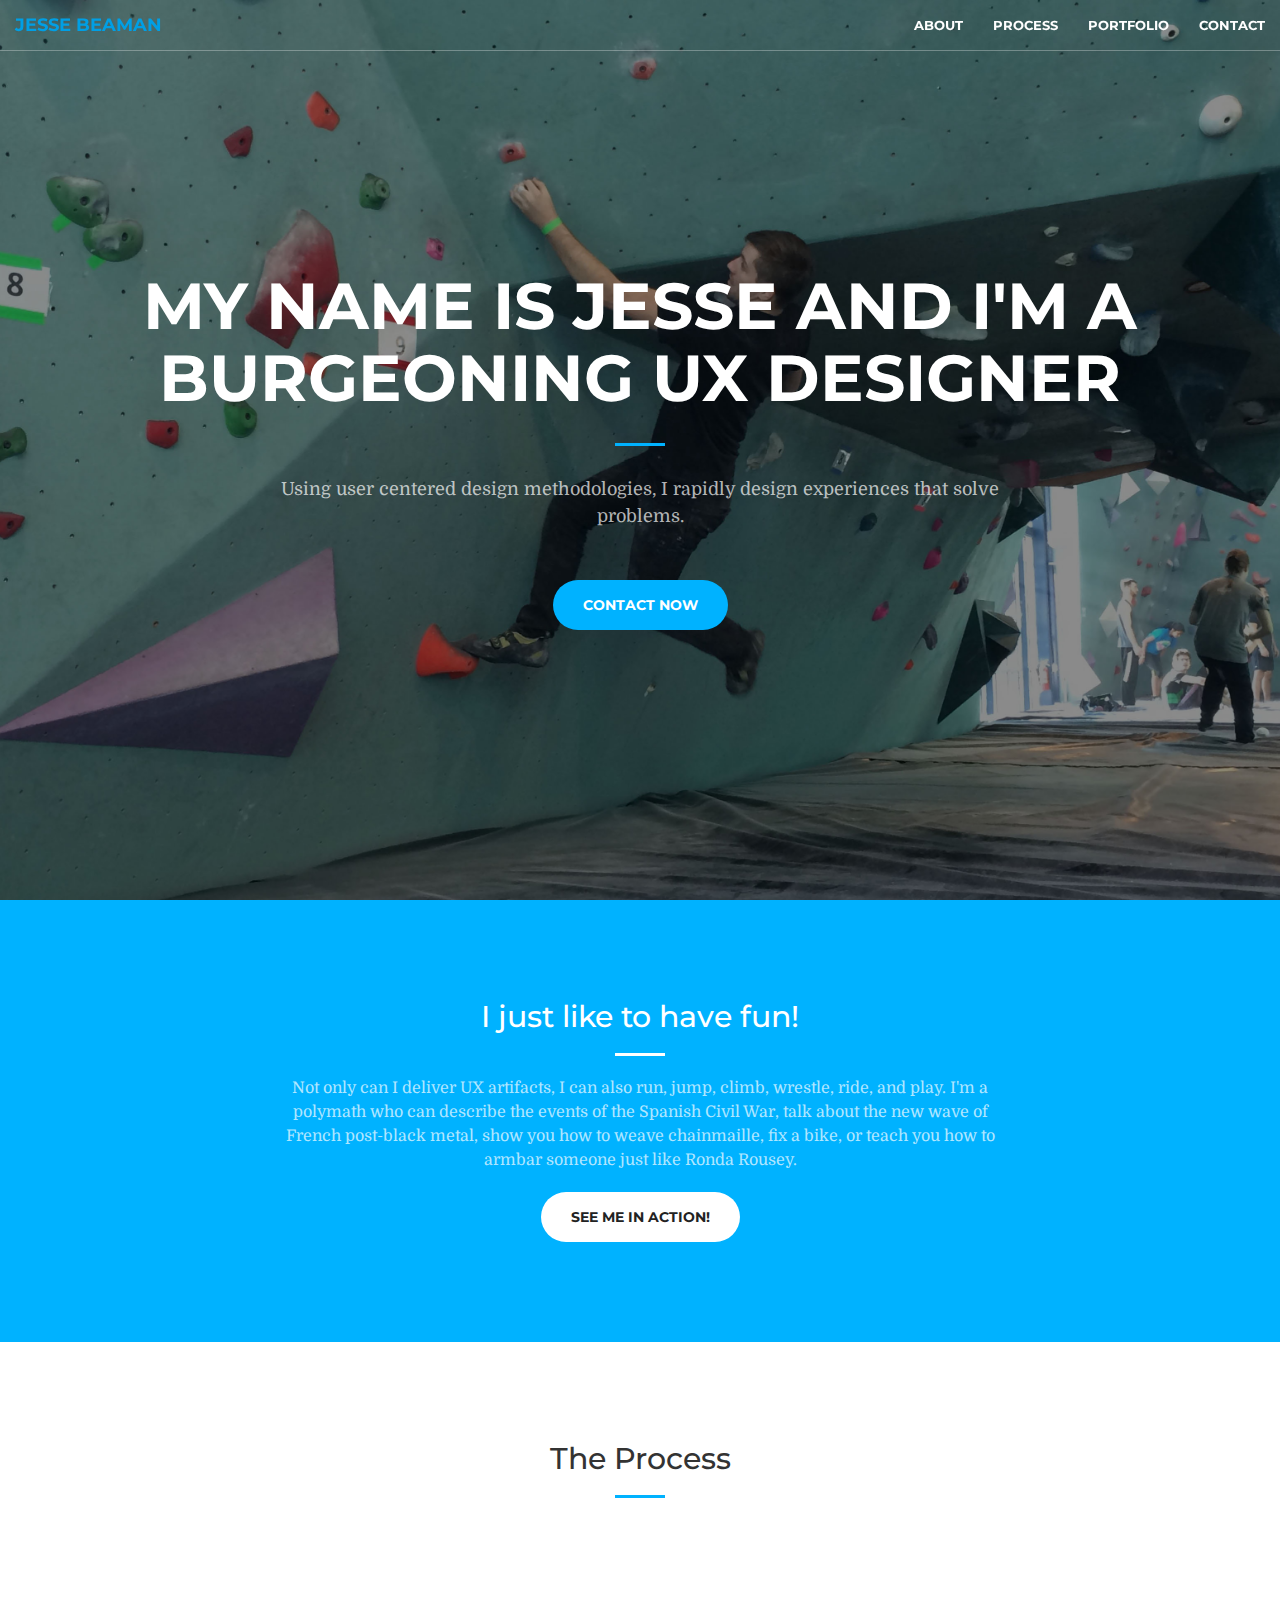
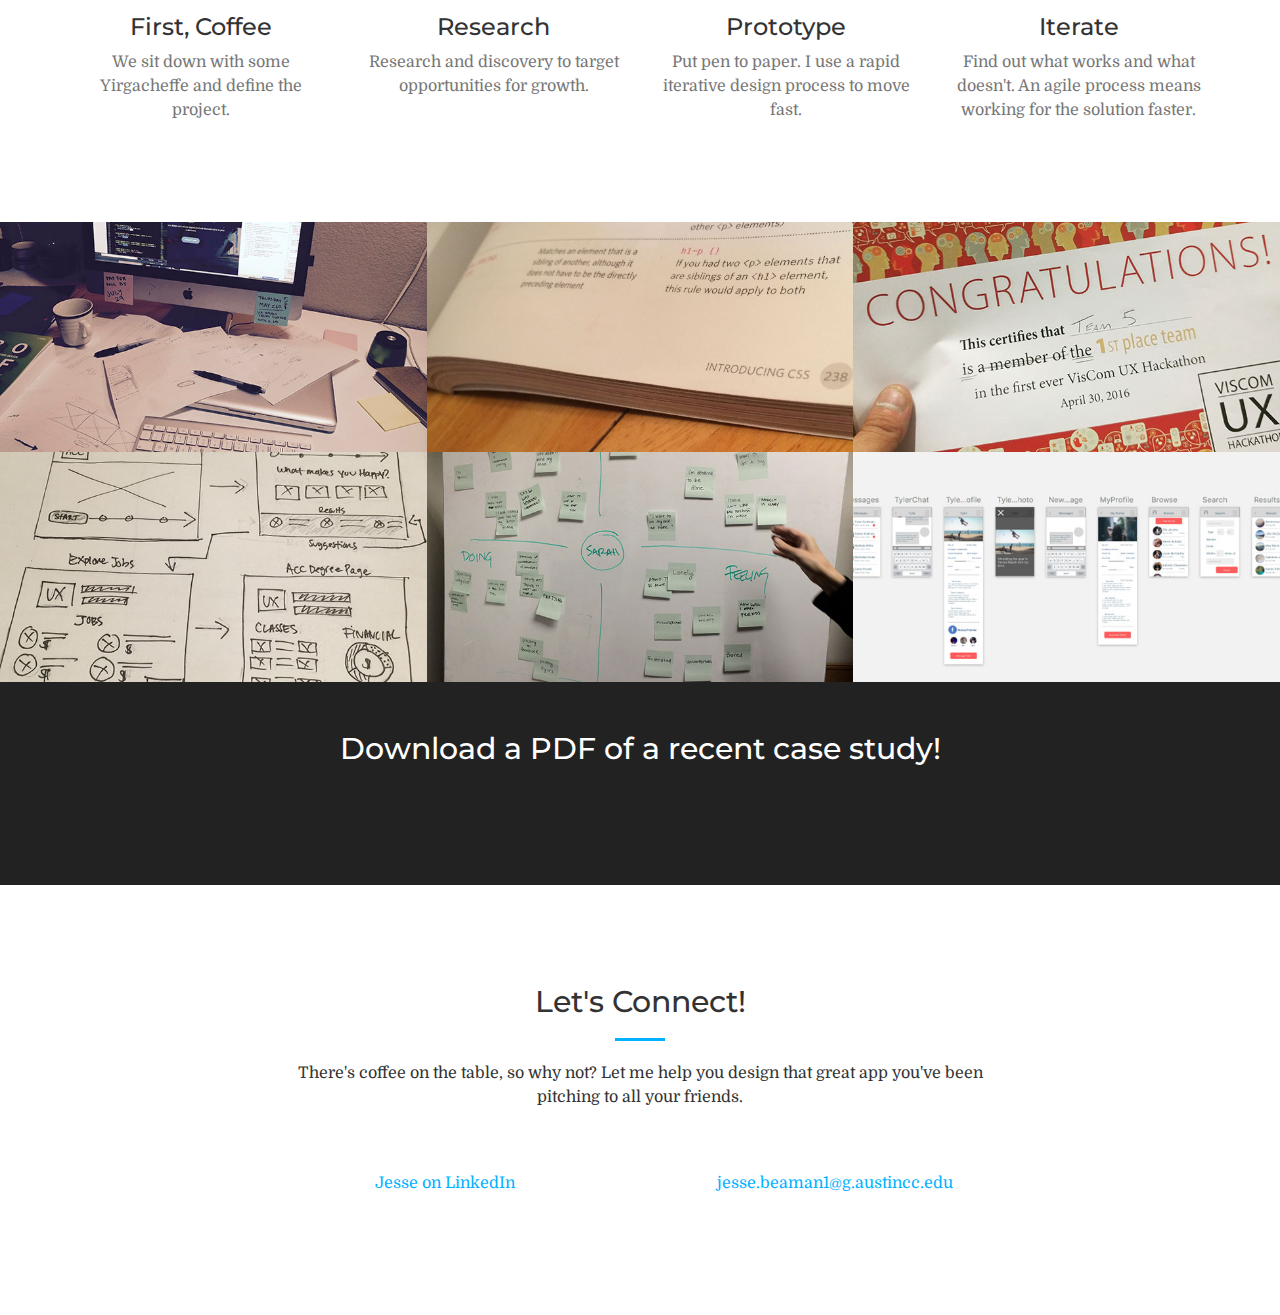
<file: index.html>
<!DOCTYPE html>
<html lang="en">

<head>

    <meta charset="utf-8">
    <meta http-equiv="X-UA-Compatible" content="IE=edge">
    <meta name="viewport" content="width=device-width, initial-scale=1">
    <meta name="description" content="">
    <meta name="author" content="">

    <title>Jesse's Challenge Project</title>

    <!-- Bootstrap Core CSS -->
    <link rel="stylesheet" href="css/bootstrap.min.css" type="text/css">

    <!-- Custom Fonts -->
    <link href='https://fonts.googleapis.com/css?family=Montserrat:700' rel='stylesheet' type='text/css'>
    <link href='https://fonts.googleapis.com/css?family=Domine' rel='stylesheet' type='text/css'>
    <link rel="stylesheet" href="font-awesome/css/font-awesome.min.css" type="text/css">

    <!-- Plugin CSS -->
    <link rel="stylesheet" href="css/animate.min.css" type="text/css">

    <!-- Magnific Popup CSS -->
    <link rel="stylesheet" href="css/magnific-popup.css" type="text/css">

    <!-- Custom CSS -->
    <link rel="stylesheet" href="css/creative.css" type="text/css">

    <!-- HTML5 Shim and Respond.js IE8 support of HTML5 elements and media queries -->
    <!-- WARNING: Respond.js doesn't work if you view the page via file:// -->
    <!--[if lt IE 9]>
        <script src="https://oss.maxcdn.com/libs/html5shiv/3.7.0/html5shiv.js"></script>
        <script src="https://oss.maxcdn.com/libs/respond.js/1.4.2/respond.min.js"></script>
    <![endif]-->

</head>

<body id="page-top">

    <nav id="mainNav" class="navbar navbar-default navbar-fixed-top">
        <div class="container-fluid">
            <!-- Brand and toggle get grouped for better mobile display -->
            <div class="navbar-header">
                <button type="button" class="navbar-toggle collapsed" data-toggle="collapse" data-target="#bs-example-navbar-collapse-1">
                    <span class="sr-only">Toggle navigation</span>
                    <span class="icon-bar"></span>
                    <span class="icon-bar"></span>
                    <span class="icon-bar"></span>
                </button>
                <a class="navbar-brand page-scroll" href="#page-top">Jesse Beaman</a>
            </div>

            <!-- Collect the nav links, forms, and other content for toggling -->
            <div class="collapse navbar-collapse" id="bs-example-navbar-collapse-1">
                <ul class="nav navbar-nav navbar-right">
                    <li>
                        <a class="page-scroll" href="#about">About</a>
                    </li>
                    <li>
                        <a class="page-scroll" href="#services">Process</a>
                    </li>
                    <li>
                        <a class="page-scroll" href="#portfolio">Portfolio</a>
                    </li>
                    <li>
                        <a class="page-scroll" href="#contact">Contact</a>
                    </li>
                </ul>
            </div>
            <!-- /.navbar-collapse -->
        </div>
        <!-- /.container-fluid -->
    </nav>

    <header>
        <div class="header-content">
            <div class="header-content-inner">
                <h1>My name is Jesse and I'm a burgeoning UX Designer</h1>
                <hr>
                <p>Using user centered design methodologies, I rapidly design experiences that solve problems.</p>
                    <a href="#contact" class="btn btn-primary btn-xl page-scroll">contact now</a>
            </div>
        </div>
    </header>

    <section class="bg-primary" id="about">
        <div class="container">
            <div class="row">
                <div class="col-lg-8 col-lg-offset-2 text-center">
                    <h2 class="section-heading">I just like to have fun!</h2>
                    <hr class="light">
                    <p class="text-faded">Not only can I deliver UX artifacts, I can also run, jump, climb, wrestle, ride, and play. I'm a polymath who can describe the events of the Spanish Civil War, talk about the new wave of French post-black metal, show you how to weave chainmaille, fix a bike, or teach you how to armbar someone just like Ronda Rousey.</p>
                    <div class="youtube">
                        <a href="https://www.youtube.com/watch?v=fMEA8oJDBHk" class="btn btn-default btn-xl popup-youtube">See me in action!</a>
                    </div>
                </div>
            </div>
        </div>
    </section>

    <section id="services">
        <div class="container">
            <div class="row">
                <div class="col-lg-12 text-center">
                    <h2 class="section-heading">The Process</h2>
                    <hr class="primary">
                </div>
            </div>
        </div>
        <div class="container">
            <div class="row">
                <div class="col-lg-3 col-md-6 text-center">
                    <div class="service-box">
                        <i class="fa fa-4x fa-coffee wow bounceIn text-primary"></i>
                        <h3>First, Coffee</h3>
                        <p class="text-muted">We sit down with some Yirgacheffe and define the project.</p>
                    </div>
                </div>
                <div class="col-lg-3 col-md-6 text-center">
                    <div class="service-box">
                        <i class="fa fa-4x fa-bar-chart wow bounceIn text-primary" data-wow-delay=".1s"></i>
                        <h3>Research</h3>
                        <p class="text-muted">Research and discovery to target opportunities for growth.</p>
                    </div>
                </div>
                <div class="col-lg-3 col-md-6 text-center">
                    <div class="service-box">
                        <i class="fa fa-4x fa-gears wow bounceIn text-primary" data-wow-delay=".2s"></i>
                        <h3>Prototype</h3>
                        <p class="text-muted">Put pen to paper. I use a rapid iterative design process to move fast.</p>
                    </div>
                </div>
                <div class="col-lg-3 col-md-6 text-center">
                    <div class="service-box">
                        <i class="fa fa-4x fa-repeat wow bounceIn text-primary" data-wow-delay=".3s"></i>
                        <h3>Iterate</h3>
                        <p class="text-muted">Find out what works and what doesn't. An agile process means working for the solution faster.</p>
                    </div>
                </div>
            </div>
        </div>
    </section>

    <section class="no-padding" id="portfolio">
        <div class="container-fluid">
            <div class="row no-gutter">
                <div class="col-lg-4 col-sm-6">
                    <a class="portfolio-box simple-ajax-popup-align-top" href="ajax/portfolio1.html" >
                        <img src="img/portfolio/1.jpg" class="img-responsive" alt="Responsive 1 Project">
                        <div class="portfolio-box-caption">
                            <div class="portfolio-box-caption-content">
                                <div class="project-category text-faded">
                                    Resonsive Design 1
                                </div>
                                <div class="project-name">
                                    Challenge Project
                                </div>
                            </div>
                        </div>
                    </a>
                </div>
                <div class="col-lg-4 col-sm-6">
                    <a class="portfolio-box simple-ajax-popup-align-top" href="ajax/portfolio2.html">
                        <img src="img/portfolio/2.jpg" class="img-responsive" alt="Responsive 1 Project">
                        <div class="portfolio-box-caption">
                            <div class="portfolio-box-caption-content">
                                <div class="project-category text-faded">
                                    Responsive Design 1
                                </div>
                                <div class="project-name">
                                    Book Work
                                </div>
                            </div>
                        </div>
                    </a>
                </div>
                <div class="col-lg-4 col-sm-6">
                    <a class="portfolio-box simple-ajax-popup-align-top" href="ajax/portfolio3.html">
                        <img src="img/portfolio/3.jpg" class="img-responsive" alt="Hackahon Project">
                        <div class="portfolio-box-caption">
                            <div class="portfolio-box-caption-content">
                                <div class="project-category text-faded">
                                    ACC Hackathon 2016
                                </div>
                                <div class="project-name">
                                    Award
                                </div>
                            </div>
                        </div>
                    </a>
                </div>
                <div class="col-lg-4 col-sm-6">
                    <a class="portfolio-box simple-ajax-popup-align-top" href="ajax/portfolio4.html">
                        <img src="img/portfolio/4.jpg" class="img-responsive" alt="Hackathon Project">
                        <div class="portfolio-box-caption">
                            <div class="portfolio-box-caption-content">
                                <div class="project-category text-faded">
                                    ACC Hackathon 2016
                                </div>
                                <div class="project-name">
                                    Wireframes
                                </div>
                            </div>
                        </div>
                    </a>
                </div>
                <div class="col-lg-4 col-sm-6">
                    <a class="portfolio-box simple-ajax-popup-align-top" href="ajax/portfolio5.html">
                        <img src="img/portfolio/5.jpg" class="img-responsive" alt="In Class Project">
                        <div class="portfolio-box-caption">
                            <div class="portfolio-box-caption-content">
                                <div class="project-category text-faded">
                                    Survey of UX Design
                                </div>
                                <div class="project-name">
                                    Design Thinking
                                </div>
                            </div>
                        </div>
                    </a>
                </div>
                <div class="col-lg-4 col-sm-6">
                    <a class="portfolio-box simple-ajax-popup-align-top" href="ajax/portfolio6.html">
                        <img src="img/portfolio/6.jpg" class="img-responsive" alt="In Class Project">
                        <div class="portfolio-box-caption">
                            <div class="portfolio-box-caption-content">
                                <div class="project-category text-faded">
                                    Survey of UX Design
                                </div>
                                <div class="project-name">
                                    Prototype
                                </div>
                            </div>
                        </div>
                    </a>
                </div>
            </div>
        </div>
    </section>

    <aside class="bg-dark">
        <div class="container text-center">
            <div class="call-to-action">
                <h2>Download a PDF of a recent case study!</h2>
                <a href="pdf/userTesting.pdf" download="JesseBeamanUserTesting.pdf" class="btn btn-default btn-xl wow tada download" alt="Download PDF">Download Now!</a>
            </div>
        </div>
    </aside>

    <section id="contact">
        <div class="container">
            <div class="row">
                <div class="col-lg-8 col-lg-offset-2 text-center">
                    <h2 class="section-heading">Let's Connect!</h2>
                    <hr class="primary">
                    <p>There's coffee on the table, so why not? Let me help you design that great app you've been pitching to all your friends.</p>
                </div>
                <div class="col-lg-4 col-lg-offset-2 text-center">
                    <a href="https://www.linkedin.com/in/jesse-loren-beaman-7a9216102" target="_blank">
                        <i class="fa fa-linkedin fa-3x wow bounceIn"></i>
                        <p>Jesse on LinkedIn</p>
                    </a>
                </div>
                <div class="col-lg-4 text-center">
                    <a href="mailto:jesse.beaman1@g.austincc.com">
                        <i class="fa fa-envelope-o fa-3x wow bounceIn" data-wow-delay=".1s"></i>
                        <p>jesse.beaman1@g.austincc.edu</p>
                    </a>
                </div>
            </div>
        </div>

    </section>

    <!-- jQuery -->
    <script src="js/jquery.js"></script>

    <!-- Bootstrap Core JavaScript -->
    <script src="js/bootstrap.min.js"></script>

    <!-- Plugin JavaScript -->
    <script src="js/jquery.easing.min.js"></script>
    <script src="js/jquery.fittext.js"></script>
    <script src="js/wow.min.js"></script>

    <!-- Magnific -->
    <script src="js/jquery.magnific-popup.js"></script>

    <!-- Custom Theme JavaScript -->
    <script src="js/creative.js"></script>

    <script src="js/main.js"></script>



</body>

</html>
</file>
<file: css/creative.css>
/*!
 * Start Bootstrap - Creative Bootstrap Theme (http://startbootstrap.com)
 * Code licensed under the Apache License v2.0.
 * For details, see http://www.apache.org/licenses/LICENSE-2.0.
 */

html,
body {
    width: 100%;
    height: 100%;
}

body {
    font-family: 'Domine','Helvetica Neue',Arial,sans-serif;
}

hr {
    max-width: 50px;
    border-color: #00B2FF;
    border-width: 3px;
}

hr.light {
    border-color: #fff;
}

a {
    color: #00B2FF;
    -webkit-transition: all .35s;
    -moz-transition: all .35s;
    transition: all .35s;
}

a .fa {
    color: #333;
    -webkit-transition: all .35s;
    -moz-transition: all .35s;
    transition: all .35s;
}

a:hover,
a:focus {
    color: #009fe5;
}

a .fa:hover {
    color: #009fe5;
}

h1,
h2,
h3,
h4,
h5,
h6 {
    font-family: 'Montserrat','Helvetica Neue',Arial,sans-serif;
}

p {
    margin-bottom: 20px;
    font-size: 16px;
    line-height: 1.5;
}

.bg-primary {
    background-color: #00B2FF;
}

.bg-dark {
    color: #fff;
    background-color: #222;
}

.text-faded {
    color: rgba(255,255,255,.7);
}

section {
    padding: 100px 0;
}

aside {
    padding: 50px 0;
}

.no-padding {
    padding: 0;
}

.navbar-default {
    border-color: rgba(34,34,34,.05);
    font-family: 'Montserrat','Helvetica Neue',Arial,sans-serif;
    background-color: #fff;
    -webkit-transition: all .35s;
    -moz-transition: all .35s;
    transition: all .35s;
}

.navbar-default .navbar-header .navbar-brand {
    text-transform: uppercase;
    font-family: 'Montserrat','Helvetica Neue',Arial,sans-serif;
    font-weight: 700;
    color: #00B2FF;
}

.navbar-default .navbar-header .navbar-brand:hover,
.navbar-default .navbar-header .navbar-brand:focus {
    color: #009fe5;
}

.navbar-default .nav > li>a,
.navbar-default .nav>li>a:focus {
    text-transform: uppercase;
    font-size: 13px;
    font-weight: 700;
    color: #222;
}

.navbar-default .nav > li>a:hover,
.navbar-default .nav>li>a:focus:hover {
    color: #00B2FF;
}

.navbar-default .nav > li.active>a,
.navbar-default .nav>li.active>a:focus {
    color: #00B2FF!important;
    background-color: transparent;
}

.navbar-default .nav > li.active>a:hover,
.navbar-default .nav>li.active>a:focus:hover {
    background-color: transparent;
}

@media(min-width:768px) {
    .navbar-default {
        border-color: rgba(255,255,255,.3);
        background-color: transparent;
    }

    .navbar-default .navbar-header .navbar-brand {
        color: #fff;
    }

    .navbar-default .nav > li>a,
    .navbar-default .nav>li>a:focus {
        color: #fff;
    }

    .navbar-default.affix {
        border-color: rgba(34,34,34,.05);
        background-color: rgba(255, 255, 255, 0.95);
    }

    .navbar-default.affix .navbar-header .navbar-brand {
        font-size: 14px;
        color: #00B2FF;
    }

    .navbar-default.affix .navbar-header .navbar-brand:hover,
    .navbar-default.affix .navbar-header .navbar-brand:focus {
        color: #009fe5;
    }

    .navbar-default.affix .nav > li>a,
    .navbar-default.affix .nav>li>a:focus {
        color: #222;
    }

    .navbar-default.affix .nav > li>a:hover,
    .navbar-default.affix .nav>li>a:focus:hover {
        color: #00B2FF;
    }
}

header {
    position: relative;
    width: 100%;
    min-height: auto;
    text-align: center;
    color: #fff;
    background-color: #222;
    background-image: url(../img/header.jpg);
    background-position: center;
    -webkit-background-size: cover;
    -moz-background-size: cover;
    background-size: cover;
    -o-background-size: cover;
}

header .header-content {
    position: relative;
    width: 100%;
    padding: 100px 15px;
    text-align: center;
}

header .header-content .header-content-inner h1 {
    margin-top: 0;
    margin-bottom: 0;
    text-transform: uppercase;
    font-weight: 700;
}

header .header-content .header-content-inner hr {
    margin: 30px auto;
}

header .header-content .header-content-inner p {
    margin-bottom: 50px;
    font-size: 16px;
    font-weight: 300;
    color: rgba(255,255,255,.7);
}

@media(min-width:768px) {
    header {
        min-height: 100%;
        background-attachment: fixed;
    }

    header .header-content {
        position: absolute;
        top: 50%;
        padding: 0 50px;
        -webkit-transform: translateY(-50%);
        -ms-transform: translateY(-50%);
        transform: translateY(-50%);
    }

    header .header-content .header-content-inner {
        margin-right: auto;
        margin-left: auto;
        max-width: 1000px;
    }

    header .header-content .header-content-inner p {
        margin-right: auto;
        margin-left: auto;
        max-width: 80%;
        font-size: 18px;
    }
}

.section-heading {
    margin-top: 0;
}

.service-box {
    margin: 50px auto 0;
    max-width: 400px;
}

@media(min-width:992px) {
    .service-box {
        margin: 20px auto 0;
    }
}

.service-box p {
    margin-bottom: 0;
}

.portfolio-box {
    display: block;
    position: relative;
    margin: 0 auto;
    max-width: 650px;
}

.portfolio-box .portfolio-box-caption {
    display: block;
    position: absolute;
    bottom: 0;
    width: 100%;
    height: 100%;
    text-align: center;
    color: #fff;
    opacity: 0;
    background: rgba(0,178,255,.9);
    -webkit-transition: all .35s;
    -moz-transition: all .35s;
    transition: all .35s;
    z-index: 100;
}

.portfolio-box .portfolio-box-caption .portfolio-box-caption-content {
    position: absolute;
    top: 50%;
    width: 100%;
    text-align: center;
    transform: translateY(-50%);
}

.portfolio-box .portfolio-box-caption .portfolio-box-caption-content .project-category,
.portfolio-box .portfolio-box-caption .portfolio-box-caption-content .project-name {
    padding: 0 15px;
    font-family: 'Montserrat','Helvetica Neue',Arial,sans-serif;
}

.portfolio-box .portfolio-box-caption .portfolio-box-caption-content .project-category {
    text-transform: uppercase;
    font-size: 14px;
    font-weight: 600;
}

.portfolio-box .portfolio-box-caption .portfolio-box-caption-content .project-name {
    font-size: 18px;
}

.portfolio-box:hover .portfolio-box-caption {
    opacity: 1;
}

@media(min-width:768px) {
    .portfolio-box .portfolio-box-caption .portfolio-box-caption-content .project-category {
        font-size: 16px;
    }

    .portfolio-box .portfolio-box-caption .portfolio-box-caption-content .project-name {
        font-size: 22px;
    }
}

.call-to-action h2 {
    margin: 0 auto 20px;
}

.text-primary {
    color: #00B2FF;
}

.no-gutter > [class*=col-] {
    padding-right: 0;
    padding-left: 0;
}

.btn-default {
    border-color: #fff;
    color: #222;
    background-color: #fff;
    -webkit-transition: all .35s;
    -moz-transition: all .35s;
    transition: all .35s;
}

.btn-default:hover,
.btn-default:focus,
.btn-default.focus,
.btn-default:active,
.btn-default.active,
.open > .dropdown-toggle.btn-default {
    border-color: #ededed;
    color: #fff;
    background-color: #222;
}

.btn-default:active,
.btn-default.active,
.open > .dropdown-toggle.btn-default {
    background-image: none;
}

.btn-default.disabled,
.btn-default[disabled],
fieldset[disabled] .btn-default,
.btn-default.disabled:hover,
.btn-default[disabled]:hover,
fieldset[disabled] .btn-default:hover,
.btn-default.disabled:focus,
.btn-default[disabled]:focus,
fieldset[disabled] .btn-default:focus,
.btn-default.disabled.focus,
.btn-default[disabled].focus,
fieldset[disabled] .btn-default.focus,
.btn-default.disabled:active,
.btn-default[disabled]:active,
fieldset[disabled] .btn-default:active,
.btn-default.disabled.active,
.btn-default[disabled].active,
fieldset[disabled] .btn-default.active {
    border-color: #fff;
    background-color: #fff;
}

.btn-default .badge {
    color: #fff;
    background-color: #222;
}

.btn-primary {
    border-color: #00B2FF;
    color: #fff;
    background-color: #00B2FF;
    -webkit-transition: all .35s;
    -moz-transition: all .35s;
    transition: all .35s;
}

.btn-primary:hover,
.btn-primary:focus,
.btn-primary.focus,
.btn-primary:active,
.btn-primary.active,
.open > .dropdown-toggle.btn-primary {
    border-color: #009fe5;
    color: #009fe5;
    background-color: #fff;
}

.btn-primary:active,
.btn-primary.active,
.open > .dropdown-toggle.btn-primary {
    background-image: none;
}

.btn-primary.disabled,
.btn-primary[disabled],
fieldset[disabled] .btn-primary,
.btn-primary.disabled:hover,
.btn-primary[disabled]:hover,
fieldset[disabled] .btn-primary:hover,
.btn-primary.disabled:focus,
.btn-primary[disabled]:focus,
fieldset[disabled] .btn-primary:focus,
.btn-primary.disabled.focus,
.btn-primary[disabled].focus,
fieldset[disabled] .btn-primary.focus,
.btn-primary.disabled:active,
.btn-primary[disabled]:active,
fieldset[disabled] .btn-primary:active,
.btn-primary.disabled.active,
.btn-primary[disabled].active,
fieldset[disabled] .btn-primary.active {
    border-color: #00B2FF;
    background-color: #00B2FF;
}

.btn-primary .badge {
    color: #00B2FF;
    background-color: #fff;
}

.btn {
    border: 0;
    border-radius: 300px;
    text-transform: uppercase;
    font-family: 'Montserrat','Helvetica Neue',Arial,sans-serif;
    font-weight: 700;
}

.download:hover {
    color: #fff;
    background-color: #00B2FF;
}

.btn-xl {
    padding: 15px 30px;
}

::-moz-selection {
    text-shadow: none;
    color: #fff;
    background: #222;
}

::selection {
    text-shadow: none;
    color: #fff;
    background: #222;
}

img::selection {
    color: #fff;
    background: 0 0;
}

img::-moz-selection {
    color: #fff;
    background: 0 0;
}

body {
    webkit-tap-highlight-color: #222;
}

.white-popup-block {
    background:#FFF;
    padding:20px 30px;
    text-align:left;
    max-width:650px;
    margin:40px auto;
    position:relative
}

#custom-content img {
    max-width: 100%;
    margin-bottom: 10px;
}
</file>
